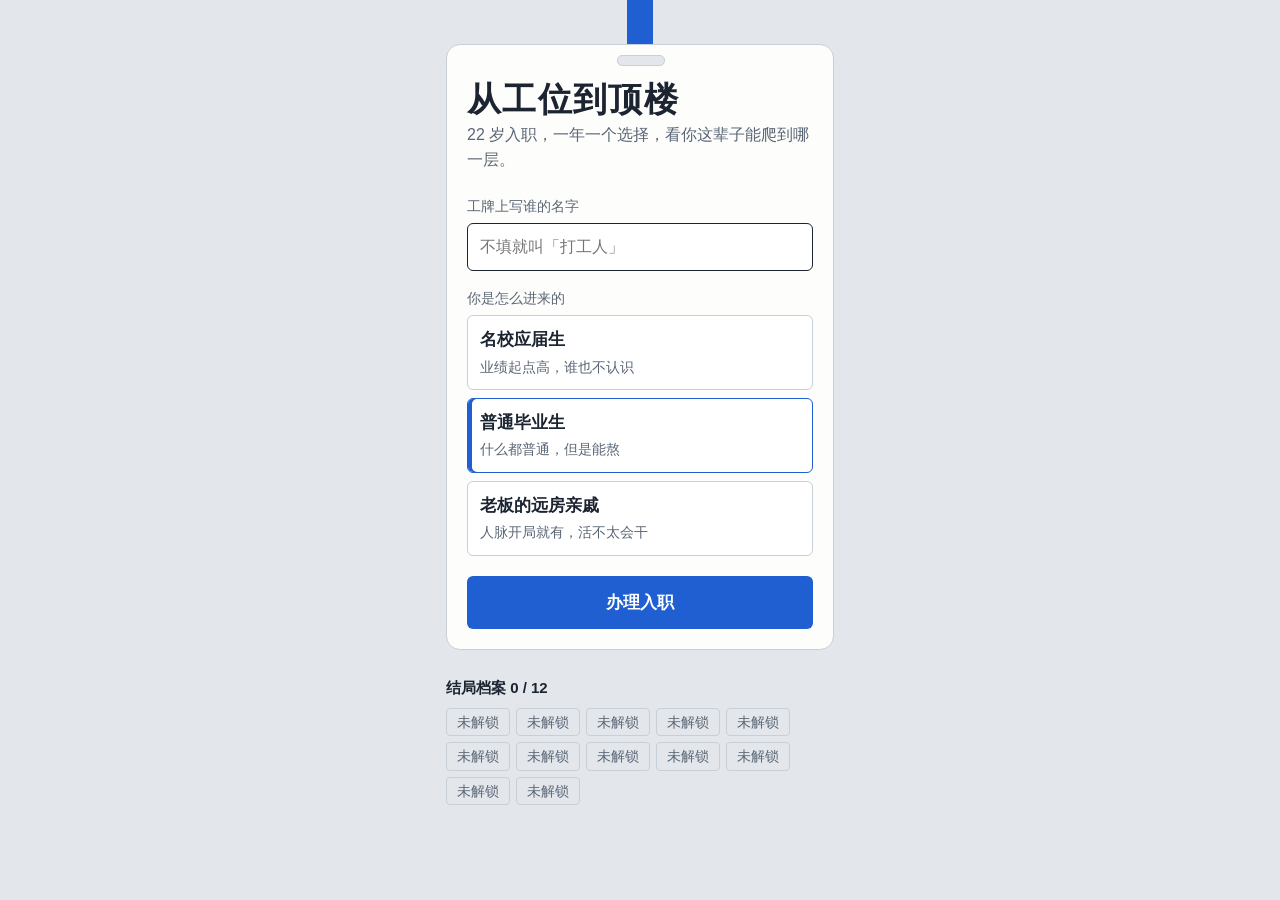
<file: index.html>
<!doctype html>
<html lang="zh-CN">
<head>
<meta charset="utf-8">
<meta name="viewport" content="width=device-width, initial-scale=1, viewport-fit=cover">
<title>从工位到顶楼</title>
<style>
:root {
    --carpet: #E3E7EB;
    --paper: #FDFDFB;
    --ink: #1B2430;
    --ink-soft: #5A6675;
    --line: #C7CFD8;
    --lanyard: #1F5FD1;
    --seal: #D32B26;
    --marker: #FFE94A;
    --sans: "PingFang SC", "HarmonyOS Sans SC", "MiSans", "Microsoft YaHei", sans-serif;
    --song: "Songti SC", "STSong", "SimSun", "Noto Serif CJK SC", serif;
    --fang: "STFangsong", "FangSong", "FangSong_GB2312", "Songti SC", serif;
}
* { box-sizing: border-box; }
html, body { margin: 0; }
body {
    background: var(--carpet);
    color: var(--ink);
    font-family: var(--sans);
    font-size: 16px;
    line-height: 1.6;
    -webkit-text-size-adjust: 100%;
}
button, input { font: inherit; color: inherit; }
button { cursor: pointer; }
button:focus-visible, input:focus-visible { outline: 3px solid var(--lanyard); outline-offset: 2px; }

.app {
    position: relative;
    max-width: 420px;
    min-height: 100vh;
    margin: 0 auto;
    padding: 0 16px 40px;
}
[hidden] { display: none !important; }

/* 工牌：挂绳从屏幕顶端垂下来，整局游戏都挂在上面 */
.lanyard {
    width: 26px;
    height: 44px;
    margin: 0 auto;
    background: var(--lanyard);
}
.badge {
    position: relative;
    background: var(--paper);
    border: 1px solid var(--line);
    border-radius: 14px;
    padding: 30px 20px 20px;
}
.badge::before {
    content: "";
    position: absolute;
    top: 10px;
    left: 50%;
    width: 46px;
    height: 9px;
    margin-left: -23px;
    border-radius: 5px;
    background: var(--carpet);
    border: 1px solid var(--line);
}

/* 开始页 */
.title {
    margin: 4px 0 2px;
    font-size: 34px;
    line-height: 1.2;
    font-weight: 700;
    letter-spacing: 0.04em;
}
.subtitle { margin: 0 0 22px; color: var(--ink-soft); }
.field-label { display: block; margin: 0 0 6px; font-size: 14px; color: var(--ink-soft); }
.name-input {
    width: 100%;
    padding: 10px 12px;
    border: 1.5px solid var(--ink);
    border-radius: 6px;
    background: #fff;
}
.origins { display: grid; gap: 8px; margin: 16px 0 20px; padding: 0; border: 0; }
.origins legend { padding: 0; margin: 0 0 6px; font-size: 14px; color: var(--ink-soft); }
.origin {
    display: block;
    width: 100%;
    padding: 10px 12px;
    text-align: left;
    background: #fff;
    border: 1.5px solid var(--line);
    border-radius: 6px;
}
.origin[aria-pressed="true"] { border-color: var(--lanyard); box-shadow: inset 4px 0 0 var(--lanyard); }
.origin b { display: block; font-size: 17px; }
.origin span { font-size: 14px; color: var(--ink-soft); }
.primary {
    width: 100%;
    padding: 13px 16px;
    border: 0;
    border-radius: 6px;
    background: var(--lanyard);
    color: #fff;
    font-size: 17px;
    font-weight: 600;
}
.secondary {
    width: 100%;
    padding: 12px 16px;
    border: 1.5px solid var(--ink);
    border-radius: 6px;
    background: transparent;
    font-size: 16px;
}
.archive { margin-top: 26px; }
.archive h2 { margin: 0 0 8px; font-size: 15px; font-weight: 600; }
.archive ul { display: flex; flex-wrap: wrap; gap: 6px; margin: 0; padding: 0; list-style: none; }
.archive li {
    padding: 2px 10px;
    border: 1px solid var(--line);
    border-radius: 4px;
    font-size: 14px;
    color: var(--ink-soft);
}
.archive li.seen { border-color: var(--seal); color: var(--seal); background: var(--paper); }

/* 游戏页 */
.badge.compact { padding: 26px 16px 14px; }
.who { display: flex; flex-wrap: wrap; align-items: baseline; justify-content: space-between; gap: 0 12px; }
.rank { font-size: 26px; font-weight: 700; line-height: 1.2; }
.rank span { white-space: nowrap; }
.age { font-size: 15px; color: var(--ink-soft); white-space: nowrap; }
.meters { display: grid; grid-template-columns: 1fr 1fr; gap: 8px 16px; margin: 12px 0 0; }
.meter { font-size: 13px; }
.meter-head { display: flex; justify-content: space-between; }
.meter-head b { font-weight: 600; font-variant-numeric: tabular-nums; }
.bar { height: 6px; margin-top: 2px; background: var(--carpet); border-radius: 3px; overflow: hidden; }
.bar i { display: block; height: 100%; background: var(--ink); transition: width 0.35s ease; }
.meter.low .bar i { background: var(--seal); }
.meter.low b { color: var(--seal); }

.notice {
    margin: 14px 0 0;
    padding: 10px 14px;
    border-left: 4px solid var(--seal);
    background: var(--paper);
    font-size: 15px;
}
.notice b { color: var(--seal); }

.memo {
    margin: 14px 0 0;
    background: var(--paper);
    border: 1px solid var(--line);
    border-radius: 6px;
}
.memo-from {
    padding: 8px 16px;
    border-bottom: 1px dashed var(--line);
    font-size: 13px;
    color: var(--ink-soft);
}
.memo-body { padding: 14px 16px 4px; font-size: 17px; }
.memo-body p { margin: 0 0 10px; }
.recall { color: var(--ink-soft); font-size: 15px; }
.choices { display: grid; gap: 8px; padding: 6px 16px 16px; }
.choice {
    display: grid;
    grid-template-columns: 30px 1fr;
    align-items: stretch;
    padding: 0;
    text-align: left;
    background: #fff;
    border: 1.5px solid var(--ink);
    border-radius: 6px;
    overflow: hidden;
}
.choice em {
    display: grid;
    place-items: center;
    background: var(--ink);
    color: #fff;
    font-style: normal;
    font-weight: 600;
}
.choice span { padding: 10px 12px; }
.choice:active { background: var(--marker); }
.picked { margin: 0 0 8px; font-size: 14px; color: var(--ink-soft); }
.deltas { display: flex; flex-wrap: wrap; gap: 6px; margin: 4px 0 12px; }
.delta {
    padding: 0 8px;
    background: var(--marker);
    font-size: 14px;
    font-weight: 600;
    font-variant-numeric: tabular-nums;
}
.delta.down { background: transparent; box-shadow: inset 0 0 0 1.5px var(--seal); color: var(--seal); }
.next { padding: 0 16px 16px; }

/* 结局页：红头文件 */
.doc {
    position: relative;
    margin-top: 20px;
    padding: 26px 22px 30px;
    background: var(--paper);
    border: 1px solid var(--line);
    font-family: var(--fang);
    font-size: 17px;
    line-height: 1.75;
}
.doc-org {
    margin: 0;
    color: var(--seal);
    font-family: var(--song);
    font-size: 24px;
    font-weight: 700;
    line-height: 1.3;
    text-align: center;
    letter-spacing: 0.03em;
    white-space: nowrap;
}
.doc .doc-no { margin: 10px 0 8px; text-align: center; font-size: 15px; }
.doc-rule { height: 0; margin: 0 0 18px; border: 0; border-top: 2.5px solid var(--seal); }
.doc-subject {
    margin: 0 0 14px;
    font-family: var(--song);
    font-size: 19px;
    font-weight: 700;
    line-height: 1.45;
    text-align: center;
}
.doc p { margin: 0 0 6px; text-indent: 2em; }
.doc .doc-org, .doc .doc-no, .doc .doc-foot { text-indent: 0; }
.doc ol { margin: 0 0 6px; padding: 0 0 0 2em; list-style: none; }
.verdict-title {
    margin: 14px 0 4px;
    font-family: var(--song);
    font-size: 46px;
    font-weight: 700;
    line-height: 1.2;
    text-align: center;
    letter-spacing: 0.1em;
}
.doc .verdict-line { margin: 0 0 16px; text-indent: 0; text-align: center; }
.sheet {
    display: grid;
    grid-template-columns: repeat(3, 1fr);
    margin: 0 0 18px;
    border-top: 1px solid var(--ink);
    border-left: 1px solid var(--ink);
    font-family: var(--sans);
}
.sheet div { padding: 5px 4px; border-right: 1px solid var(--ink); border-bottom: 1px solid var(--ink); text-align: center; }
.sheet dt, .sheet .k { display: block; font-size: 12px; color: var(--ink-soft); }
.sheet .v { display: block; font-size: 18px; font-weight: 700; font-variant-numeric: tabular-nums; }
.sign { position: relative; min-height: 112px; padding-top: 22px; text-align: right; }
.sign p { margin: 0; text-indent: 0; }
.seal {
    position: absolute;
    right: 6px;
    top: -18px;
    width: 128px;
    height: 128px;
    transform: rotate(-9deg);
    mix-blend-mode: multiply;
    opacity: 0.88;
    animation: stamp 0.28s cubic-bezier(0.2, 0.9, 0.3, 1.2) 0.5s both;
}
@keyframes stamp {
    from { opacity: 0; transform: rotate(-9deg) scale(2.3); }
    to { opacity: 0.88; transform: rotate(-9deg) scale(1); }
}
@media (prefers-reduced-motion: reduce) {
    .seal { animation: none; }
    .bar i { transition: none; }
}
.doc .doc-foot { margin: 14px 0 0; font-family: var(--sans); font-size: 12px; color: var(--ink-soft); text-align: center; }
.end-actions { display: grid; gap: 8px; margin-top: 16px; }
.hint { margin: 10px 0 0; font-size: 13px; color: var(--ink-soft); text-align: center; }
</style>
</head>
<body>
<main class="app">
    <section id="screen-start">
        <div class="lanyard"></div>
        <div class="badge">
            <h1 class="title">从工位到顶楼</h1>
            <p class="subtitle">22 岁入职，一年一个选择，看你这辈子能爬到哪一层。</p>
            <label class="field-label" for="name">工牌上写谁的名字</label>
            <input class="name-input" id="name" maxlength="8" placeholder="不填就叫「打工人」" autocomplete="off">
            <fieldset class="origins" id="origins"><legend>你是怎么进来的</legend></fieldset>
            <button class="primary" id="btn-start">办理入职</button>
        </div>
        <div class="archive">
            <h2 id="archive-head"></h2>
            <ul id="archive-list"></ul>
        </div>
    </section>

    <section id="screen-play" hidden>
        <div class="lanyard"></div>
        <div class="badge compact">
            <div class="who">
                <div class="rank" id="hud-rank"></div>
                <div class="age" id="hud-age"></div>
            </div>
            <div class="meters" id="hud-meters"></div>
        </div>
        <div id="notices"></div>
        <div class="memo" id="memo"></div>
    </section>

    <section id="screen-end" hidden>
        <article class="doc" id="doc"></article>
        <p class="hint">截图这张文件，发到群里</p>
        <div class="end-actions">
            <button class="primary" id="btn-again">重新入职</button>
            <button class="secondary" id="btn-copy">复制战报文字</button>
        </div>
    </section>
</main>

<script id="engine">
/*
 * 这一段是游戏内容和规则，不碰页面。想加事件，只改 EVENTS 数组就行。
 *
 * 一个事件：
 *   id      唯一名字
 *   tier    什么阶段会遇到：junior(实习生/专员) mid(主管/经理) senior(总监/副总裁)
 *           boss(老板) any(都会)
 *   from    消息是谁发来的
 *   text    事件正文
 *   mirror  (可选) 记下玩家这次怎么选，等当了高管遇到 recall 相同的事件时提醒 ta
 *   recall  (可选) 对应上面的 mirror
 *   choices 2~3 个选项，每个：
 *       label   选项文字
 *       text    选完的结果
 *       fx      数值变化：perf 业绩 / net 人脉 / hp 健康 / heart 良心 / money 存款(万)
 *       risk    (可选) { chance: 概率, text, fx, ending } 小概率换成另一个结果
 *       check   (可选) { stat, min, fail: { text, fx, ending } } 数值不够就走 fail
 *       ending  (可选) 直接进入某个结局
 */
const Game = (() => {
    const RANKS = ['实习生', '专员', '主管', '经理', '总监', '副总裁', '老板'];
    const SAVINGS = [1, 2, 5, 9, 18, 35, 80];
    const PROMOTE = [
        { perf: 18, net: 0 },
        { perf: 30, net: 14 },
        { perf: 42, net: 24 },
        { perf: 54, net: 34 },
        { perf: 70, net: 48 },
        { perf: 86, net: 60 },
    ];
    const MIN_YEARS_AT_RANK = 2;
    const START_AGE = 22;
    const LAST_AGE = 45;
    const BOSS_YEARS = 3;
    const SECRETARY_RANK = 4;
    const STAT_NAMES = { perf: '业绩', net: '人脉', hp: '健康', heart: '良心', money: '存款' };

    const ORIGINS = [
        {
            id: 'elite', name: '名校应届生', desc: '业绩起点高，谁也不认识',
            stats: { perf: 16, net: 6, hp: 80, heart: 70 },
        },
        {
            id: 'plain', name: '普通毕业生', desc: '什么都普通，但是能熬',
            stats: { perf: 9, net: 12, hp: 92, heart: 78 },
        },
        {
            id: 'nepo', name: '老板的远房亲戚', desc: '人脉开局就有，活不太会干',
            stats: { perf: 4, net: 30, hp: 82, heart: 60 },
        },
    ];

    const ENDINGS = {
        icu: { title: '福报战神', line: '你把一切都给了公司，包括住院押金。', seal: '因病离岗' },
        exposed: { title: '东窗事发', line: '你走过的每一条捷径，都有人留了截图。', seal: '予以辞退' },
        scapegoat: { title: '专业背锅', line: '事故报告上只有你一个人的名字。', seal: '予以辞退' },
        laid35: { title: '光荣毕业', line: '公司说这不叫裁员，叫向社会输送人才。', seal: '准予毕业' },
        dali: { title: '逃离工位', line: '民宿第二年就亏完了，但你再没失眠过。', seal: '准予离职' },
        boss_good: { title: '良心老板', line: '小周说，你是 ta 见过最不像老板的老板。', seal: '准予登顶' },
        boss_mid: { title: '人生巅峰', line: '你站在顶楼往下看，认不出哪个工位曾经是你的。', seal: '准予登顶' },
        boss_bad: { title: '活成了他', line: '你终于成了老板，也终于成了当年那个老板。', seal: '准予登顶' },
        retire_exec: { title: '高管离场', line: '差一步到顶楼。电梯到这层就不往上了。', seal: '考核通过' },
        retire_mid: { title: '中层钉子', line: '上面的下不来，下面的上不去，你在中间坐了二十年。', seal: '考核通过' },
        retire_low: { title: '万年专员', line: '你送走了五任老板，工位从没换过。', seal: '考核通过' },
        fish: { title: '摸鱼宗师', line: '工资没涨，头发没掉。很难说谁赢了。', seal: '考核通过' },
    };

    const EVENTS = [
        // ---------- 实习生 / 专员 ----------
        {
            id: 'j_weekend', tier: 'junior', from: '老板', mirror: 'weekend',
            text: '周五晚上 8 点，老板在群里 @你：「这个 PPT 周一早上要，辛苦一下。」',
            choices: [
                {
                    label: '收到，周末加班改',
                    text: '你改到周日凌晨。周一老板翻了两页，说先放着。',
                    fx: { perf: 8, hp: -8 },
                },
                {
                    label: '回复：周末有事，周一上午给',
                    text: '老板没说什么。周一上午你交了，没人发现区别。',
                    fx: { hp: 4, heart: 3, perf: -1 },
                    risk: { chance: 0.3, text: '老板回了个「好的。」带句号。', fx: { hp: 4, net: -6 } },
                },
                {
                    label: '已读不回，周一早到两小时赶出来',
                    text: '赶出来了，错了两个数。没人看到那两页。',
                    fx: { perf: 4, hp: -3 },
                },
            ],
        },
        {
            id: 'j_blame', tier: 'junior', from: '老板', mirror: 'blame',
            text: '项目上线出了事故。老板把你叫进会议室：「这次对外就说是你这边疏忽了，我心里有数。」',
            choices: [
                {
                    label: '认了',
                    text: '老板确实心里有数，季度奖多给了你两千。',
                    fx: { perf: -3, net: 10, heart: -3 },
                    risk: {
                        chance: 0.12,
                        text: '年底裁员需要理由，你的事故记录正好在第一页。',
                        ending: 'scapegoat',
                    },
                },
                {
                    label: '当场拿出聊天记录',
                    text: '事故记到了该记的人头上。老板从此叫你全名。',
                    fx: { perf: 4, net: -8, heart: 5 },
                },
                {
                    label: '私下谈条件：背可以，晋升名额给我',
                    text: '老板看了你很久，说：「你比我想的聪明。」',
                    fx: { perf: 7, net: 3, heart: -8 },
                },
            ],
        },
        {
            id: 'j_credit', tier: 'junior', from: '周会', mirror: 'credit',
            text: '你熬了三周做的方案，同事老吴在周会上讲得眉飞色舞，全程没提你的名字。',
            choices: [
                {
                    label: '当场补一句：这部分数据是我跑的',
                    text: '会议室安静了两秒。老板看了你一眼，记住了你。',
                    fx: { perf: 7, net: -4 },
                },
                {
                    label: '会后群发邮件，附上文件修改记录',
                    text: '功劳回来了。老吴再也没跟你一起吃过午饭。',
                    fx: { perf: 9, net: -8, heart: -2 },
                },
                {
                    label: '算了，下次再说',
                    text: '你失眠了两天。老吴当月评了优秀员工。',
                    fx: { perf: -3, hp: -3, heart: 2 },
                },
            ],
        },
        {
            id: 'j_toast', tier: 'junior', from: '团建饭局',
            text: '团建饭局上，老板举起杯子看向你：「年轻人，表示一下？」',
            choices: [
                {
                    label: '干了',
                    text: '你干了三杯。老板拍着你的肩说好样的，第二天不记得你叫什么。',
                    fx: { net: 6, hp: -8 },
                },
                {
                    label: '以茶代酒',
                    text: '气氛冷了一下，很快有人接过了话。',
                    fx: { hp: 2, heart: 2, net: -3 },
                },
                {
                    label: '不喝，但包揽倒酒、转桌、叫代驾',
                    text: '散场时每个人的代驾都是你叫的。行政说你靠谱。',
                    fx: { net: 7, hp: -3, perf: 1 },
                },
            ],
        },
        {
            id: 'j_script', tier: 'junior', from: '你自己',
            text: '你写了个小脚本，把每天要花两小时的报表活变成了点一下。',
            choices: [
                {
                    label: '告诉老板',
                    text: '老板很高兴，把另外两个人的报表也交给了你。',
                    fx: { perf: 10, hp: -5 },
                },
                {
                    label: '谁也不告诉',
                    text: '你每天多出两小时。你把它们用在了午睡上。',
                    fx: { hp: 9, heart: -1 },
                },
                {
                    label: '分享给全组',
                    text: '全组每天早走一小时。有人给你带了一个月的咖啡。',
                    fx: { net: 10, perf: 3 },
                },
            ],
        },
        {
            id: 'j_offer', tier: 'junior', from: '猎头',
            text: '隔壁公司想挖你，工资多三成，但要常驻外地。',
            choices: [
                {
                    label: '去',
                    text: '钱确实多了。你在出租屋里过了两个春节。',
                    fx: { money: 6, perf: 5, hp: -6, net: -5 },
                },
                {
                    label: '拿着 offer 找老板谈加薪',
                    text: '老板沉默了一会儿，给你涨了两成。',
                    fx: { money: 4, perf: 2 },
                    risk: {
                        chance: 0.4,
                        text: '老板说：「年轻人不要太看重钱。」然后把你移出了一个项目群。',
                        fx: { net: -8 },
                    },
                },
                {
                    label: '婉拒',
                    text: '猎头说以后常联系。后来确实常联系。',
                    fx: { net: 3, heart: 2 },
                },
            ],
        },
        {
            id: 'j_intern', tier: 'junior', from: '隔壁工位',
            text: '新来的实习生把你做了一周的表删了一半，站在你工位旁边快哭了。',
            choices: [
                {
                    label: '陪 ta 一起恢复到半夜',
                    text: '凌晨一点恢复完了。ta 给你鞠了个躬，你不知道该怎么接。',
                    fx: { heart: 6, hp: -5, net: 4 },
                },
                {
                    label: '上报老板',
                    text: '实习生没有转正。你的表延期了，但延期原因写的不是你。',
                    fx: { perf: 3, heart: -6 },
                },
                {
                    label: '自己重做，顺手教 ta 做备份',
                    text: 'ta 后来成了全组备份做得最勤的人。',
                    fx: { heart: 4, hp: -3, perf: 2 },
                },
            ],
        },
        {
            id: 'j_course', tier: 'junior', from: '人力资源部',
            text: '公司报销在职培训，课在每周六，一共半年。',
            choices: [
                {
                    label: '报名，认真上',
                    text: '半年没有周末。证书拿到了，简历多了一行。',
                    fx: { perf: 10, hp: -6 },
                },
                {
                    label: '不报，周六睡觉',
                    text: '你睡了二十六个懒觉，每一个都很值。',
                    fx: { hp: 9 },
                },
                {
                    label: '报名，让同事代签到',
                    text: '证书拿到了。你一节课也没听过。',
                    fx: { perf: 4, heart: -5 },
                    risk: {
                        chance: 0.3,
                        text: '教务抽查点名，通报发到了全公司邮箱。',
                        fx: { perf: -4, net: -6, heart: -5 },
                    },
                },
            ],
        },
        {
            id: 'j_gala', tier: 'junior', from: '行政部',
            text: '年会要求每个组出一个节目，没人报名。行政的目光落在了你身上。',
            choices: [
                {
                    label: '上台',
                    text: '你唱跑调了。全公司都认识你了。',
                    fx: { net: 9, hp: -2 },
                },
                {
                    label: '推给更新的新人',
                    text: '新人跳了一支舞，视频在公司群里传了一年。',
                    fx: { heart: -4, hp: 1 },
                },
                {
                    label: '报名当主持人',
                    text: '对词的时候，你和每一位高管都单独聊了五分钟。',
                    fx: { net: 12, hp: -4 },
                },
            ],
        },
        {
            id: 'j_checkup', tier: 'junior', from: '体检中心',
            text: '体检报告出来了，三项带箭头。医生的建议是规律作息。',
            choices: [
                {
                    label: '办健身卡，真的去',
                    text: '你去了，而且去了不止三次。',
                    fx: { hp: 12, perf: -3, money: -1 },
                },
                {
                    label: '买保温杯和枸杞',
                    text: '保温杯很好用，主要用来装冰美式。',
                    fx: { hp: 3 },
                },
                {
                    label: '下季度再说，先冲业绩',
                    text: '业绩冲上去了。下季度你没有再说。',
                    fx: { perf: 7, hp: -8 },
                },
            ],
        },
        {
            id: 'j_clockin', tier: 'junior', from: '行政部',
            text: '公司开始查考勤，迟到一分钟扣五十。你住在通勤一个半小时的地方。',
            choices: [
                {
                    label: '搬到公司旁边',
                    text: '房租翻倍。你每天多睡一小时，也多加一小时班。',
                    fx: { money: -4, hp: 4, perf: 5 },
                },
                {
                    label: '每天早起一小时',
                    text: '你学会了站着睡觉。',
                    fx: { hp: -6, perf: 2 },
                },
                {
                    label: '和管考勤的同事搞好关系',
                    text: '你的考勤记录从此很好看。',
                    fx: { net: 6, heart: -3 },
                },
            ],
        },
        {
            id: 'j_moments', tier: 'junior', from: '朋友圈',
            text: '老板凌晨一点发朋友圈：「奋斗的人最美。」配图是办公室的夜景。',
            choices: [
                {
                    label: '秒赞，评论「向老板学习」',
                    text: '老板回了你一个握手的表情。',
                    fx: { net: 5, heart: -2, hp: -1 },
                },
                {
                    label: '第二天当面说：老板注意身体',
                    text: '老板愣了一下，说很久没人跟他说这个了。',
                    fx: { net: 8, heart: 2 },
                },
                {
                    label: '屏蔽老板的朋友圈',
                    text: '世界清净了。你错过了老板后来的几条暗示。',
                    fx: { hp: 3, heart: 2, net: -3 },
                },
            ],
        },

        // ---------- 主管 / 经理 ----------
        {
            id: 'm_bottom', tier: 'mid', from: '人力资源部',
            text: '公司推行末位淘汰，你组里必须报一个「待改进」。',
            choices: [
                {
                    label: '报业绩最差的小李',
                    text: '小李三个月后走了。走之前把交接文档写得很细。',
                    fx: { perf: 4, heart: -6 },
                },
                {
                    label: '报自己',
                    text: '你的奖金没了。组里的人从此真把你当自己人。',
                    fx: { perf: -6, heart: 10, net: 8 },
                },
                {
                    label: '全组轮流当',
                    text: '大家心照不宣，谁也没走。',
                    fx: { net: 5, heart: 2 },
                    risk: { chance: 0.3, text: '人力发现了你的轮值表。', fx: { perf: -6, net: 2 } },
                },
            ],
        },
        {
            id: 'm_elevator', tier: 'mid', from: '电梯里',
            text: '电梯里只有你和老板的老板。他问：「最近忙什么呢？」你有三十秒。',
            choices: [
                {
                    label: '讲清楚手上项目的进展',
                    text: '他点了点头，出电梯前问了你的名字。',
                    fx: { perf: 5, net: 6 },
                },
                {
                    label: '说都是老板带得好',
                    text: '这句话当天就传回了你老板耳朵里。',
                    fx: { net: 9, heart: -2 },
                },
                {
                    label: '紧张，只说了句「挺好的」',
                    text: '电梯到了。你在工位上复盘了一下午。',
                    fx: { hp: -2 },
                },
            ],
        },
        {
            id: 'm_dump', tier: 'mid', from: '隔壁部门',
            text: '隔壁部门把一个没人想碰的烂摊子项目踢到了你组。',
            choices: [
                {
                    label: '接下来',
                    text: '你带着组里熬了三个月，居然做成了。',
                    fx: { perf: 11, hp: -10 },
                },
                {
                    label: '写邮件踢回去，抄送所有人',
                    text: '项目回去了。隔壁主管在茶水间不再跟你打招呼。',
                    fx: { perf: 2, net: -8 },
                },
                {
                    label: '请对方主管吃饭，一人一半',
                    text: '一顿火锅解决了三封邮件解决不了的事。',
                    fx: { perf: 5, net: 6, hp: -4, money: -1 },
                },
            ],
        },
        {
            id: 'm_house', tier: 'mid', from: '房东',
            text: '房东说下个月涨租。售楼处说你的首付还差二十万，「可以想办法」。',
            choices: [
                {
                    label: '掏空全家买房',
                    text: '你有家了。背上房贷以后，你再没提过离职。',
                    fx: { money: -30, perf: 6, hp: -5 },
                },
                {
                    label: '继续租',
                    text: '你搬了第六次家，打包越来越熟练。',
                    fx: { hp: 3, money: -2 },
                },
                {
                    label: '搬去更远更便宜的地方',
                    text: '每天通勤三小时。你在地铁上听完了四十本书。',
                    fx: { money: 4, hp: -6 },
                },
            ],
        },
        {
            id: 'm_poach', tier: 'mid', from: '猎头',
            text: '猎头来电：竞争对手开双倍薪水，条件是你带着客户名单过去。',
            choices: [
                {
                    label: '带着名单跳',
                    text: '钱翻倍了。老东家的人再没接过你的电话。',
                    fx: { money: 25, perf: 8, heart: -15, net: -10 },
                },
                {
                    label: '人过去，名单不带',
                    text: '对方有点失望，但还是要了你。',
                    fx: { money: 12, perf: 4, net: -4 },
                },
                {
                    label: '截图发给老板表忠心',
                    text: '老板很感动，口头表扬了你。',
                    fx: { net: 9, heart: -3 },
                },
            ],
        },
        {
            id: 'm_baijiu', tier: 'mid', from: '客户',
            text: '客户说：「这杯干了，合同明天签。」桌上是 52 度的白酒。',
            choices: [
                {
                    label: '干',
                    text: '合同签了。你在酒店卫生间的地上醒来。',
                    fx: { perf: 12, hp: -12 },
                },
                {
                    label: '不喝，方案再让两个点',
                    text: '客户笑了笑，签了。利润薄了点。',
                    fx: { perf: 5, money: -2, heart: 2 },
                },
                {
                    label: '让下属替你喝',
                    text: '合同签了。下属第二天请了病假。',
                    fx: { perf: 10, heart: -10, net: -3 },
                },
            ],
        },
        {
            id: 'm_overtime', tier: 'mid', from: '老板',
            text: '你组的加班时长连续三个月全公司倒数。老板找你聊「氛围」。',
            choices: [
                {
                    label: '要求全组九点以后再走',
                    text: '加班时长上去了。产出没变，离职率变了。',
                    fx: { perf: 6, heart: -8, hp: -5 },
                },
                {
                    label: '拿出产出数据：活都干完了',
                    text: '老板看完数据，没再提这件事。',
                    fx: { perf: 5, heart: 4, net: -3 },
                    risk: {
                        chance: 0.3,
                        text: '老板说：「数据不代表态度。」',
                        fx: { heart: 4, net: -9 },
                    },
                },
                {
                    label: '让大家下班别关电脑，挂着在线',
                    text: '你组的在线时长成了全公司第一。',
                    fx: { net: 4, heart: -3 },
                },
            ],
        },
        {
            id: 'm_hospital', tier: 'mid', from: '家里',
            text: '家里人住院了，偏偏和你负责的项目上线是同一周。',
            choices: [
                {
                    label: '请假去医院',
                    text: '项目延了一周。你在病床边坐了五天。',
                    fx: { heart: 8, perf: -7, hp: 2 },
                },
                {
                    label: '白天医院，晚上公司',
                    text: '两边都撑下来了。你一周瘦了八斤。',
                    fx: { perf: 3, hp: -14, heart: 3 },
                },
                {
                    label: '让下属盯上线，出事算你的',
                    text: '上线很顺利。下属说这是 ta 第一次被这样信任。',
                    fx: { heart: 5, net: 4 },
                    risk: { chance: 0.25, text: '上线出了事故。你说过出事算你的。', fx: { perf: -9, heart: 5 } },
                },
            ],
        },
        {
            id: 'm_options', tier: 'mid', from: '全员信',
            text: '公司宣布今年不涨薪，改发期权：「上市了，大家都财务自由。」',
            choices: [
                {
                    label: '信了，接着拼',
                    text: '期权协议你后来在抽屉里见过一次。',
                    fx: { perf: 8, hp: -5 },
                    risk: { chance: 0.2, text: '公司真的上市了。你去看了一眼账户，又看了一眼。', fx: { perf: 8, money: 50 } },
                },
                {
                    label: '要求折成现金',
                    text: '折了，打了个很低的折。老板觉得你没有格局。',
                    fx: { money: 5, net: -6 },
                },
                {
                    label: '开始悄悄面试',
                    text: '你面了四家。知道了自己在市场上值多少。',
                    fx: { perf: -3, net: 4, hp: -2 },
                },
            ],
        },
        {
            id: 'm_oldfoe', tier: 'mid', from: '微信',
            text: '一个当年坑过你的前同事被优化了，发消息问你组里缺不缺人。',
            choices: [
                {
                    label: '帮 ta 内推',
                    text: 'ta 入职那天请你吃了饭，一直在说对不起。',
                    fx: { heart: 8, net: 5, perf: -2 },
                },
                {
                    label: '已读不回',
                    text: '消息一直停在那儿。',
                    fx: { heart: -3 },
                },
                {
                    label: '回一句「我帮你问问」，然后不问',
                    text: 'ta 等了你两个星期。',
                    fx: { heart: -6 },
                },
            ],
        },

        // ---------- 总监 / 副总裁：你有秘书了 ----------
        {
            id: 's_weekend', tier: 'senior', from: '大客户', recall: 'weekend',
            text: '周五晚上 8 点，大客户临时要改方案，周一早上要。秘书小周正在收拾包，说今晚有朋友从外地来。',
            choices: [
                {
                    label: '在群里 @小周：「辛苦一下」',
                    text: '小周回了「收到」。周一你翻了两页，说先放着。',
                    fx: { perf: 8, heart: -10 },
                },
                {
                    label: '让小周走，自己改',
                    text: '你改到周日凌晨。手生了，但还会。',
                    fx: { perf: 5, hp: -10, heart: 8 },
                },
                {
                    label: '跟客户说周三给',
                    text: '客户不太高兴。周三的版本比周一能给的好得多。',
                    fx: { perf: -4, net: -4, heart: 6, hp: 2 },
                },
            ],
        },
        {
            id: 's_blame', tier: 'senior', from: '集团', recall: 'blame',
            text: '你拍板的项目出了事故，集团要追责。小周当时书面提醒过你风险，邮件还在。',
            choices: [
                {
                    label: '找小周：「对外就说流程疏忽，我心里有数」',
                    text: '小周看着你，说：「好的。」',
                    fx: { perf: 3, heart: -15, net: -3 },
                },
                {
                    label: '自己担',
                    text: '你的年终奖没了。整个事业部都知道了这件事。',
                    fx: { perf: -9, heart: 10, net: 9 },
                },
                {
                    label: '说成是供应商的问题',
                    text: '供应商换了一家。事情过去了。',
                    fx: { heart: -7, net: -4 },
                    risk: { chance: 0.3, text: '供应商拿出了完整的往来邮件。', fx: { perf: -10, heart: -7, net: -8 } },
                },
            ],
        },
        {
            id: 's_credit', tier: 'senior', from: '董事长', recall: 'credit',
            text: '小周熬了三周做的分析，帮你拿下了年度最大的单。董事长在大会上问：「这是谁的思路？」',
            choices: [
                {
                    label: '「团队的努力，主要是我带着做的」',
                    text: '掌声很响。小周在最后一排跟着鼓掌。',
                    fx: { perf: 10, heart: -10 },
                },
                {
                    label: '请小周上台讲',
                    text: '小周讲得比你好。董事长记住了两个名字。',
                    fx: { perf: 3, heart: 10, net: 6 },
                },
                {
                    label: '说「是小周做的」，但话筒没递过去',
                    text: '你替 ta 讲完了。讲得不如 ta。',
                    fx: { perf: 5, heart: -2 },
                },
            ],
        },
        {
            id: 's_layoff', tier: 'senior', from: '集团',
            text: '集团要求你的事业部「优化」15%。名单由你定，下周一交。',
            choices: [
                {
                    label: '按绩效排名一刀切',
                    text: '名单交了。走廊里再没人跟你对视。',
                    fx: { perf: 6, heart: -8 },
                },
                {
                    label: '自己降薪、砍预算，少裁一半',
                    text: '你少拿了很多钱。留下来的人里有人哭了。',
                    fx: { perf: -4, heart: 10, money: -20, net: 5 },
                },
                {
                    label: '先裁 35 岁以上的',
                    text: '名单上的人，很多比你小。',
                    fx: { perf: 8, heart: -15 },
                },
            ],
        },
        {
            id: 's_resign', tier: 'senior', from: '小周',
            text: '小周递来一封辞职信：想回老家考公务员。',
            choices: [
                {
                    label: '加薪挽留',
                    text: '小周留下了。ta 说其实只是想听你说一句别走。',
                    fx: { money: -5, net: 4, heart: 3 },
                },
                {
                    label: '不留，写一封很长的推荐信',
                    text: '信你写了一晚上。新来的秘书也姓周。',
                    fx: { heart: 8, perf: -2 },
                },
                {
                    label: '「现在的年轻人吃不了苦」',
                    text: '小周没有接话。新来的秘书也姓周。',
                    fx: { heart: -8 },
                },
            ],
        },
        {
            id: 's_sides', tier: 'senior', from: '董事会',
            text: '董事长和总裁闹翻了，两边都约你吃饭，是同一个晚上。',
            choices: [
                {
                    label: '去董事长那边',
                    text: '你押对了。',
                    fx: { perf: 8, net: 12 },
                    risk: { chance: 0.5, text: '你押错了。', fx: { perf: -12, net: -8 } },
                },
                {
                    label: '去总裁那边',
                    text: '你押对了。',
                    fx: { perf: 8, net: 12 },
                    risk: { chance: 0.5, text: '你押错了。', fx: { perf: -12, net: -8 } },
                },
                {
                    label: '称病，都不去',
                    text: '两边都没得罪，两边也都没把你当自己人。',
                    fx: { hp: 3, net: -5 },
                },
            ],
        },
        {
            id: 's_faint', tier: 'senior', from: '小周',
            text: '你在会议室里晕了一下。小周悄悄把你下午的会都推了，递来一杯温水和一张体检预约单。',
            choices: [
                {
                    label: '去体检，休两周假',
                    text: '公司没有你也转得很好。这让你有点失落，也松了口气。',
                    fx: { hp: 18, perf: -6 },
                },
                {
                    label: '把会加回来',
                    text: '你开完了所有的会。预约单过期了。',
                    fx: { perf: 5, hp: -12, heart: -2 },
                },
                {
                    label: '去体检，路上开电话会',
                    text: '抽血的时候你在静音和取消静音之间切了四次。',
                    fx: { hp: 6, perf: 1 },
                },
            ],
        },
        {
            id: 's_ip', tier: 'senior', from: '市场部',
            text: '市场部劝你做个人账号，拍短视频讲「我是怎么从实习生做到高管的」。',
            choices: [
                {
                    label: '拍',
                    text: '第三条火了。评论区最高赞是：「所以你也让下属周末加班吗？」',
                    fx: { net: 12, perf: 3, hp: -3, heart: -2 },
                },
                {
                    label: '不拍',
                    text: '市场部找了另一位副总。他现在有八十万粉丝。',
                    fx: { hp: 2 },
                },
                {
                    label: '让小周代运营，稿子也 ta 写',
                    text: '账号做起来了。金句都是小周写的。',
                    fx: { net: 10, heart: -6 },
                },
            ],
        },
        {
            id: 's_card', tier: 'senior', from: '供应商',
            text: '供应商在饭后塞来一张卡：「一点心意，大家都这样。」',
            choices: [
                {
                    label: '收下',
                    text: '卡里的数字比你想的大。',
                    fx: { money: 50, heart: -20 },
                    risk: { chance: 0.3, text: '供应商出事了，账本上有你的名字。', ending: 'exposed' },
                },
                {
                    label: '退回，换一家供应商',
                    text: '新供应商贵了一成。采购部对你有意见。',
                    fx: { heart: 8, net: -5 },
                },
                {
                    label: '退回，合同照签',
                    text: '对方有点尴尬。合作倒是一直很顺。',
                    fx: { heart: 4, perf: 2 },
                },
            ],
        },

        // ---------- 老板：最后三年 ----------
        {
            id: 'b_996', tier: 'boss', from: '人力资源部',
            text: '人力把新的工时制度草案放在你桌上：早九晚九，一周六天。小周在旁边等你签字。',
            choices: [
                {
                    label: '签',
                    text: '你签了。小周把文件收走的时候，看了你一眼。',
                    fx: { perf: 8, heart: -15 },
                },
                {
                    label: '退回去',
                    text: '你在草案上写了三个字：不需要。',
                    fx: { heart: 12, perf: -3 },
                },
                {
                    label: '不写进制度，但提倡「自愿」',
                    text: '没有人被要求加班。也没有人敢第一个走。',
                    fx: { perf: 5, heart: -9 },
                },
            ],
        },
        {
            id: 'b_toast', tier: 'boss', from: '年会',
            text: '年会上，一个实习生来敬酒，端杯子的手在抖。',
            choices: [
                {
                    label: '「年轻人，表示一下？」',
                    text: 'ta 干了三杯。你想不起来 ta 叫什么。',
                    fx: { heart: -10 },
                },
                {
                    label: '「随意，喝茶也行」',
                    text: 'ta 明显松了口气。',
                    fx: { heart: 8 },
                },
                {
                    label: '把自己的酒换成茶',
                    text: '你换了，全场跟着换了。那年的年会没有人吐。',
                    fx: { heart: 11, net: 4 },
                },
            ],
        },
        {
            id: 'b_zhou', tier: 'boss', from: '小周',
            text: '小周跟了你很多年，想出去独立带一个事业部。那意味着你要重新适应一个新秘书。',
            choices: [
                {
                    label: '放 ta 走',
                    text: '小周的事业部第二年就盈利了。',
                    fx: { heart: 12 },
                },
                {
                    label: '「再等两年」',
                    text: '小周说好。两年后你又说了一遍。',
                    fx: { heart: -9 },
                },
                {
                    label: '放 ta 走，再给一笔股份',
                    text: '小周说，当年那个周五，ta 没有白加班。',
                    fx: { heart: 15, money: -50 },
                },
            ],
        },
        {
            id: 'b_cash', tier: 'boss', from: '财务部',
            text: '公司现金流紧张。财务给了三条路：拖欠供应商、裁员，或者你把自己的房子抵押出去。',
            choices: [
                {
                    label: '拖欠供应商',
                    text: '供应商的老板在你楼下等了三天。',
                    fx: { heart: -12 },
                },
                {
                    label: '裁员',
                    text: '走的人里，有当年跟你一起入职的。',
                    fx: { heart: -10 },
                },
                {
                    label: '抵押自己的房子',
                    text: '公司撑过去了。你没告诉任何人这件事。',
                    fx: { heart: 11, money: -100 },
                },
            ],
        },
        {
            id: 'b_speech', tier: 'boss', from: '母校',
            text: '母校请你回去给毕业生讲话，题目是「我的成功经验」。',
            choices: [
                {
                    label: '讲奋斗：我当年每天只睡四小时',
                    text: '台下掌声热烈。有个学生记了满满一页。',
                    fx: { net: 6, heart: -8 },
                },
                {
                    label: '讲运气：我只是没在半路倒下',
                    text: '台下有点安静。散场后有几个人留下来找你。',
                    fx: { heart: 9 },
                },
                {
                    label: '让小周写稿，照着念',
                    text: '稿子写得很好。你念到一半才发现写的不是你。',
                    fx: { heart: -4, net: 3 },
                },
            ],
        },

        // ---------- 什么阶段都会遇到 ----------
        {
            id: 'a_reunion', tier: 'any', from: '同学群',
            text: '老同学聚会。混得最好的那个抢着买了单，混得最差的那个没来。',
            choices: [
                {
                    label: '去，加了一圈微信',
                    text: '回来以后，三个人找你办事，一个人找你借钱。',
                    fx: { net: 6, hp: -2 },
                },
                {
                    label: '不去',
                    text: '你在家看了一晚上群里的合照。',
                    fx: { hp: 3 },
                },
                {
                    label: '去了，全程在回工作消息',
                    text: '菜没吃几口。同学说你现在是大忙人了。',
                    fx: { perf: 3, net: -2 },
                },
            ],
        },
        {
            id: 'a_subway', tier: 'any', from: '地铁',
            text: '连续加班第二十天，你在地铁上睡过了站，醒来时已经到了终点站。',
            choices: [
                {
                    label: '第二天请年假',
                    text: '你睡了整整两天。',
                    fx: { hp: 12, perf: -4 },
                },
                {
                    label: '买杯咖啡，坐回去继续干',
                    text: '活干完了。你的手开始会自己抖。',
                    fx: { perf: 6, hp: -10 },
                },
                {
                    label: '在终点站吃碗面再回去',
                    text: '那碗面你记了很多年。',
                    fx: { hp: 4, heart: 3 },
                },
            ],
        },
        {
            id: 'a_startup', tier: 'any', from: '老朋友',
            text: '一个朋友拉你合伙创业：「现在不出来，这辈子就这样了。」',
            choices: [
                {
                    label: '投点钱，业余时间参与',
                    text: '项目撑了一年半。钱没回来，朋友还在。',
                    fx: { money: -12, hp: -8 },
                    risk: { chance: 0.2, text: '项目被收购了。你的那点钱翻了很多倍。', fx: { money: 60, hp: -8 } },
                },
                {
                    label: '拒绝',
                    text: '朋友说理解。后来你们联系少了。',
                    fx: { net: -2 },
                },
                {
                    label: '不创业，也不干了，去大理开民宿',
                    text: '你交了辞职信，当晚就订了机票。',
                    ending: 'dali',
                },
            ],
        },
        {
            id: 'a_invest', tier: 'any', from: '理财经理',
            text: '理财经理说有个年化 12% 的产品，「你们领导都买了」。',
            choices: [
                {
                    label: '把存款都放进去',
                    text: '真的拿到了 12%。你开始相信理财经理。',
                    fx: { money: 25 },
                    risk: { chance: 0.5, text: '产品暴雷了。理财经理的电话再也打不通。', fx: { money: -35, hp: -5 } },
                },
                {
                    label: '不买',
                    text: '你把钱留在了活期里。',
                    fx: {},
                },
                {
                    label: '买一点试试',
                    text: '赚了点小钱。',
                    fx: { money: 4 },
                    risk: { chance: 0.5, text: '亏了点小钱，当交学费。', fx: { money: -6 } },
                },
            ],
        },
        {
            id: 'a_redpacket', tier: 'any', from: '工作群',
            text: '半夜两点，工作群里有人发了个红包。是老板。',
            choices: [
                {
                    label: '秒抢，回复「谢谢老板」',
                    text: '抢到三块二。老板知道了你半夜两点也在线。',
                    fx: { net: 3, hp: -2 },
                },
                {
                    label: '假装睡了',
                    text: '你确实该睡了。',
                    fx: { hp: 2 },
                },
                {
                    label: '抢到手气最佳，再发一个更大的',
                    text: '群里热闹了十分钟。老板给你点了个赞。',
                    fx: { net: 8, money: -1, hp: -2 },
                },
            ],
        },
        {
            id: 'a_mom', tier: 'any', from: '妈妈',
            text: '你妈打来电话：「隔壁小王都当上领导了。你最近吃得好不好？」',
            choices: [
                {
                    label: '「嗯嗯，在忙，回头说」',
                    text: '电话挂了。回头你没有说。',
                    fx: { heart: -3, perf: 1 },
                },
                {
                    label: '回家待一个周末',
                    text: '你妈做了一桌子菜，一句没提小王。',
                    fx: { hp: 6, heart: 5, perf: -2 },
                },
                {
                    label: '给家里转一笔钱',
                    text: '你妈没收，退回来了，还多转了两千。',
                    fx: { heart: 3, money: 0 },
                },
            ],
        },

        // ---------- 35 岁那年，固定出现 ----------
        {
            id: 'x_35_low', tier: 'special', from: '人力资源部',
            text: '35 岁生日那天，人力约你下午三点「聊聊」。会议室的桌上放着一盒纸巾。',
            choices: [
                {
                    label: '签字，拿赔偿走人',
                    text: '你抱着纸箱走出大楼，保安帮你按了电梯。',
                    ending: 'laid35',
                },
                {
                    label: '去找老板求情',
                    text: '老板把你的名字划掉了，换上了另一个人。',
                    fx: { heart: -5, net: -5 },
                    check: {
                        stat: 'net', min: 30,
                        fail: { text: '老板的秘书说他这周都不在。', ending: 'laid35' },
                    },
                },
                {
                    label: '当场表示愿意降薪转岗',
                    text: '你留下来了。新工位在厕所旁边。',
                    fx: { perf: -5, hp: -5, money: -8 },
                },
            ],
        },
        {
            id: 'x_35_high', tier: 'special', from: '人力资源部',
            text: '35 岁生日那天，人力给你一份名单：你手下要走一个 35 岁以上的。和你同岁的老陈排在第一个。',
            choices: [
                {
                    label: '签字',
                    text: '老陈走的那天，在你的工位上放了一盆绿萝。',
                    fx: { perf: 4, heart: -10 },
                },
                {
                    label: '换成绩效垫底的年轻人',
                    text: '年轻人走了。老陈不知道自己上过名单。',
                    fx: { heart: -4, net: -3 },
                },
                {
                    label: '去找老板把这个名额争掉',
                    text: '名额取消了。你用掉了攒了很多年的面子。',
                    fx: { heart: 10, net: -6 },
                    check: {
                        stat: 'net', min: 45,
                        fail: {
                            text: '名额没争掉。你的档案里多了一句：「管理者不够坚决」。',
                            fx: { perf: -8, heart: 5 },
                        },
                    },
                },
            ],
        },
    ];

    const clamp = (v) => Math.max(0, Math.min(100, v));
    const tierOf = (rank) => (rank <= 1 ? 'junior' : rank <= 3 ? 'mid' : rank <= 5 ? 'senior' : 'boss');
    const pick = (list, rng) => list[Math.floor(rng() * list.length)];

    const newGame = (originId, name, rng = Math.random) => {
        const origin = ORIGINS.find((o) => o.id === originId) || ORIGINS[1];
        const state = {
            rng,
            name: name || '打工人',
            origin,
            age: START_AGE,
            rank: 0,
            topRank: 0,
            yearsAtRank: 0,
            bossYears: 0,
            stats: { ...origin.stats },
            money: 0,
            used: new Set(),
            memory: {},
            log: [],
            notices: [],
            event: null,
            outcome: null,
            ending: null,
        };
        state.event = nextEvent(state);
        return state;
    };

    const nextEvent = (state) => {
        const { rng, used } = state;
        const fresh = (tier) => EVENTS.filter((e) => e.tier === tier && !used.has(e.id));
        const take = (ev) => {
            used.add(ev.id);
            return ev;
        };
        if (state.age === 35 && state.rank < 6 && !state.memory.crisis35) {
            state.memory.crisis35 = true;
            return take(EVENTS.find((e) => e.id === (state.rank <= 2 ? 'x_35_low' : 'x_35_high')));
        }
        const tier = tierOf(state.rank);
        let pool = fresh(tier);
        const anyPool = fresh('any');
        if (tier !== 'boss' && anyPool.length && (rng() < 0.2 || !pool.length)) {
            return take(pick(anyPool, rng));
        }
        if (!pool.length) {
            EVENTS.filter((e) => e.tier === tier).forEach((e) => used.delete(e.id));
            pool = fresh(tier);
        }
        // 早年的三件事和当高管后的三件事是一对，优先让它们出现
        const paired = pool.filter((e) => e.mirror || (e.recall && state.memory[e.recall]));
        if (paired.length && rng() < 0.6) {
            return take(pick(paired, rng));
        }
        return take(pick(pool, rng));
    };

    const recallLine = (state) => {
        const ev = state.event;
        const past = ev && ev.recall && state.memory[ev.recall];
        return past ? `你想起 ${past.age} 岁那年，你选的是「${past.label}」。` : '';
    };

    const choose = (state, index) => {
        const ev = state.event;
        const choice = ev.choices[index];
        let result = { text: choice.text, fx: choice.fx, ending: choice.ending };
        if (choice.check && state.stats[choice.check.stat] < choice.check.min) {
            result = choice.check.fail;
        } else if (choice.risk && state.rng() < choice.risk.chance) {
            result = choice.risk;
        }
        const deltas = [];
        Object.entries(result.fx || {}).forEach(([key, change]) => {
            if (!change) {
                return;
            }
            if (key === 'money') {
                state.money += change;
            } else {
                state.stats[key] = clamp(state.stats[key] + change);
            }
            deltas.push({ key, name: STAT_NAMES[key], change });
        });
        if (ev.mirror) {
            state.memory[ev.mirror] = { age: state.age, label: choice.label };
        }
        state.outcome = { label: choice.label, text: result.text, deltas, ending: result.ending };
        return state.outcome;
    };

    const finish = (state, endingId) => {
        const s = state.stats;
        const wealth = Math.max(0, Math.min(300, state.money)) / 30;
        const score = Math.round(state.topRank * 11 + s.hp * 0.12 + s.heart * 0.12 + wealth);
        state.ending = { id: endingId, ...ENDINGS[endingId], score: Math.min(100, score) };
        state.event = null;
        return state.ending;
    };

    // 过完这一年：结算、涨一岁、看能不能升职、看人生是否到此为止
    const advance = (state) => {
        const s = state.stats;
        const pending = state.outcome && state.outcome.ending;
        state.outcome = null;
        state.notices = [];
        if (pending) {
            return finish(state, pending);
        }
        if (s.hp <= 0) {
            return finish(state, 'icu');
        }
        if (s.heart <= 0) {
            return finish(state, 'exposed');
        }
        if (state.rank === 6) {
            state.bossYears += 1;
            if (state.bossYears >= BOSS_YEARS) {
                return finish(state, s.heart >= 60 ? 'boss_good' : s.heart < 30 ? 'boss_bad' : 'boss_mid');
            }
        }
        state.money += SAVINGS[state.rank];
        state.age += 1;
        state.yearsAtRank += 1;
        // 熬年头也算资历：不然乱选的玩家几乎见不到秘书，游戏后半段白做了
        s.perf = clamp(s.perf + 1);
        s.net = clamp(s.net + 1);
        if (state.age >= 30) {
            s.hp = clamp(s.hp - (state.age >= 38 ? 3 : 2));
            if (s.hp <= 0) {
                return finish(state, 'icu');
            }
        }
        const bar = PROMOTE[state.rank];
        if (bar && state.yearsAtRank >= MIN_YEARS_AT_RANK && s.perf >= bar.perf && s.net >= bar.net) {
            state.rank += 1;
            state.topRank = state.rank;
            state.yearsAtRank = 0;
            state.log.push(`${state.age} 岁，升任${RANKS[state.rank]}`);
            state.notices.push(`<b>晋升通知</b>　你升任${RANKS[state.rank]}了。`);
            if (state.rank === SECRETARY_RANK) {
                state.notices.push('<b>人事通知</b>　公司给你配了一位秘书：小周。');
            }
            if (state.rank === 6) {
                state.notices.push('顶楼的办公室是你的了。接下来三年，轮到你做决定。');
            }
        }
        if (state.age > LAST_AGE && state.rank < 6) {
            if (state.rank >= 4) {
                return finish(state, 'retire_exec');
            }
            if (state.rank >= 2) {
                return finish(state, 'retire_mid');
            }
            return finish(state, s.hp >= 60 ? 'fish' : 'retire_low');
        }
        state.event = nextEvent(state);
        return null;
    };

    return { RANKS, ORIGINS, ENDINGS, EVENTS, STAT_NAMES, PROMOTE, newGame, choose, advance, recallLine };
})();
</script>

<script>
(() => {
    const $ = (id) => document.getElementById(id);
    const esc = (text) => String(text).replace(/[&<>"']/g, (c) => `&#${c.charCodeAt(0)};`);
    const STORE_KEY = 'gongwei-to-dinglou.v1';

    const loadSave = () => {
        try {
            return { name: '', runs: 0, seen: [], ...JSON.parse(localStorage.getItem(STORE_KEY) || '{}') };
        } catch (err) {
            return { name: '', runs: 0, seen: [] };
        }
    };
    const writeSave = (save) => {
        try {
            localStorage.setItem(STORE_KEY, JSON.stringify(save));
        } catch (err) {
            // 无痕模式存不了，游戏照常玩，只是不记图鉴
        }
    };

    let save = loadSave();
    let originId = 'plain';
    let state = null;

    const show = (screen) => {
        ['start', 'play', 'end'].forEach((name) => {
            $(`screen-${name}`).hidden = name !== screen;
        });
        window.scrollTo(0, 0);
    };

    const renderStart = () => {
        $('name').value = save.name;
        $('origins').querySelectorAll('.origin').forEach((el) => el.remove());
        Game.ORIGINS.forEach((origin) => {
            const btn = document.createElement('button');
            btn.type = 'button';
            btn.className = 'origin';
            btn.setAttribute('aria-pressed', String(origin.id === originId));
            btn.innerHTML = `<b>${origin.name}</b><span>${origin.desc}</span>`;
            btn.addEventListener('click', () => {
                originId = origin.id;
                renderStart();
            });
            $('origins').appendChild(btn);
        });
        const ids = Object.keys(Game.ENDINGS);
        $('archive-head').textContent = `结局档案 ${save.seen.length} / ${ids.length}`;
        $('archive-list').innerHTML = ids
            .map((id) => (save.seen.includes(id)
                ? `<li class="seen">${Game.ENDINGS[id].title}</li>`
                : '<li>未解锁</li>'))
            .join('');
        show('start');
    };

    const renderHud = () => {
        $('hud-rank').innerHTML = `${esc(state.name)}　<span>${Game.RANKS[state.rank]}</span>`;
        $('hud-age').textContent = `${state.age} 岁　存款 ${state.money} 万`;
        $('hud-meters').innerHTML = ['perf', 'net', 'hp', 'heart']
            .map((key) => {
                const value = state.stats[key];
                const low = (key === 'hp' || key === 'heart') && value <= 25;
                return `<div class="meter${low ? ' low' : ''}">
                    <div class="meter-head"><span>${Game.STAT_NAMES[key]}</span><b>${value}</b></div>
                    <div class="bar"><i style="width:${value}%"></i></div>
                </div>`;
            })
            .join('');
    };

    const renderEvent = () => {
        renderHud();
        $('notices').innerHTML = state.notices.map((n) => `<p class="notice">${n}</p>`).join('');
        const ev = state.event;
        const recall = Game.recallLine(state);
        $('memo').innerHTML = `
            <div class="memo-from">来自：${ev.from}</div>
            <div class="memo-body">
                <p>${ev.text}</p>
                ${recall ? `<p class="recall">${recall}</p>` : ''}
            </div>
            <div class="choices">
                ${ev.choices.map((c, i) => `
                    <button class="choice" data-index="${i}">
                        <em>${'ABC'[i]}</em><span>${c.label}</span>
                    </button>`).join('')}
            </div>`;
        $('memo').querySelectorAll('.choice').forEach((btn) => {
            btn.addEventListener('click', () => renderOutcome(Number(btn.dataset.index)));
        });
        show('play');
    };

    const renderOutcome = (index) => {
        const outcome = Game.choose(state, index);
        renderHud();
        $('notices').innerHTML = '';
        const deltas = outcome.deltas
            .map((d) => {
                const sign = d.change > 0 ? '+' : '−';
                const unit = d.key === 'money' ? ' 万' : '';
                return `<span class="delta${d.change < 0 ? ' down' : ''}">${d.name} ${sign}${Math.abs(d.change)}${unit}</span>`;
            })
            .join('');
        $('memo').innerHTML = `
            <div class="memo-from">来自：${state.event.from}</div>
            <div class="memo-body">
                <p class="picked">你选了：${outcome.label}</p>
                <p>${outcome.text}</p>
                <div class="deltas">${deltas}</div>
            </div>
            <div class="next"><button class="primary" id="btn-next">${outcome.ending ? '看考核结果' : '过完这一年'}</button></div>`;
        $('btn-next').addEventListener('click', step);
        $('btn-next').focus({ preventScroll: true });
    };

    const step = () => {
        const ending = Game.advance(state);
        if (ending) {
            renderEnd();
        } else {
            renderEvent();
        }
    };

    const sealSvg = (text) => `
        <svg class="seal" viewBox="0 0 128 128" aria-hidden="true">
            <defs><path id="seal-arc" d="M 20 64 A 44 44 0 1 1 108 64"/></defs>
            <circle cx="64" cy="64" r="59" fill="none" stroke="#D32B26" stroke-width="4"/>
            <text font-size="13.5" font-weight="700" fill="#D32B26" letter-spacing="2.5"
                font-family="Songti SC, STSong, SimSun, serif">
                <textPath href="#seal-arc" startOffset="50%" text-anchor="middle">打工人生考核委员会</textPath>
            </text>
            <path fill="#D32B26" d="M64 40l5.6 17.3h18.2L73.1 68l5.6 17.3L64 74.6 49.3 85.3 54.9 68 40.2 57.3h18.2z"/>
            <text x="64" y="106" font-size="13" font-weight="700" fill="#D32B26" text-anchor="middle"
                letter-spacing="2" font-family="Songti SC, STSong, SimSun, serif">${text}</text>
        </svg>`;

    const renderEnd = () => {
        const end = state.ending;
        save.runs += 1;
        if (!save.seen.includes(end.id)) {
            save.seen.push(end.id);
        }
        writeSave(save);
        const name = esc(state.name);
        const years = state.age - 22;
        const career = state.log.length
            ? `<ol>${state.log.map((line) => `<li>${line}</li>`).join('')}</ol>`
            : '<p>在岗期间未获晋升。</p>';
        $('doc').innerHTML = `
            <p class="doc-org">打工人生考核委员会文件</p>
            <p class="doc-no">工考字〔${name}〕第 ${save.runs} 号</p>
            <hr class="doc-rule">
            <h1 class="doc-subject">关于${name}同志职业生涯的考核决定</h1>
            <p>${name}同志，${state.origin.name}，22 岁入职，在岗 ${years} 年。主要履历如下：</p>
            ${career}
            <p>经研究，认定该同志的职业生涯为：</p>
            <div class="verdict-title">${end.title}</div>
            <p class="verdict-line">${end.line}</p>
            <div class="sheet">
                <div><span class="k">最高职级</span><span class="v">${Game.RANKS[state.topRank]}</span></div>
                <div><span class="k">离岗年龄</span><span class="v">${state.age} 岁</span></div>
                <div><span class="k">存款</span><span class="v">${state.money} 万</span></div>
                <div><span class="k">健康</span><span class="v">${state.stats.hp}</span></div>
                <div><span class="k">良心</span><span class="v">${state.stats.heart}</span></div>
                <div><span class="k">人生评分</span><span class="v">${end.score}</span></div>
            </div>
            <div class="sign">
                ${sealSvg(end.seal)}
                <p>打工人生考核委员会</p>
                <p>${name} ${state.age} 岁那年</p>
            </div>
            <p class="doc-foot">从工位到顶楼　第 ${save.runs} 次人生</p>`;
        show('end');
    };

    const reportText = () => {
        const end = state.ending;
        return `【从工位到顶楼】${state.name}：${end.title}\n`
            + `${state.age} 岁离岗，最高做到${Game.RANKS[state.topRank]}，存款 ${state.money} 万，`
            + `人生评分 ${end.score}\n「${end.line}」`;
    };

    const copyReport = async () => {
        const text = reportText();
        const btn = $('btn-copy');
        try {
            await navigator.clipboard.writeText(text);
            btn.textContent = '已复制，去群里粘贴';
        } catch (err) {
            const area = document.createElement('textarea');
            area.value = text;
            document.body.appendChild(area);
            area.select();
            const ok = document.execCommand('copy');
            area.remove();
            btn.textContent = ok ? '已复制，去群里粘贴' : '复制失败，请直接截图';
        }
    };

    $('btn-start').addEventListener('click', () => {
        save.name = $('name').value.trim();
        writeSave(save);
        state = Game.newGame(originId, save.name);
        renderEvent();
    });
    $('btn-again').addEventListener('click', () => {
        $('btn-copy').textContent = '复制战报文字';
        renderStart();
    });
    $('btn-copy').addEventListener('click', copyReport);

    renderStart();

    // 调试用：网址后面加 ?auto=结局前停几步，自动乱选到结局，方便看结局页
    const auto = new URLSearchParams(location.search).get('auto');
    if (auto !== null) {
        state = Game.newGame(originId, save.name || '张三');
        let guard = 0;
        while (!state.ending && guard < 200) {
            Game.choose(state, Math.floor(Math.random() * state.event.choices.length));
            Game.advance(state);
            guard += 1;
            if (auto && guard === Number(auto)) {
                break;
            }
        }
        if (state.ending) {
            renderEnd();
        } else {
            renderEvent();
        }
    }
})();
</script>
</body>
</html>
</file>
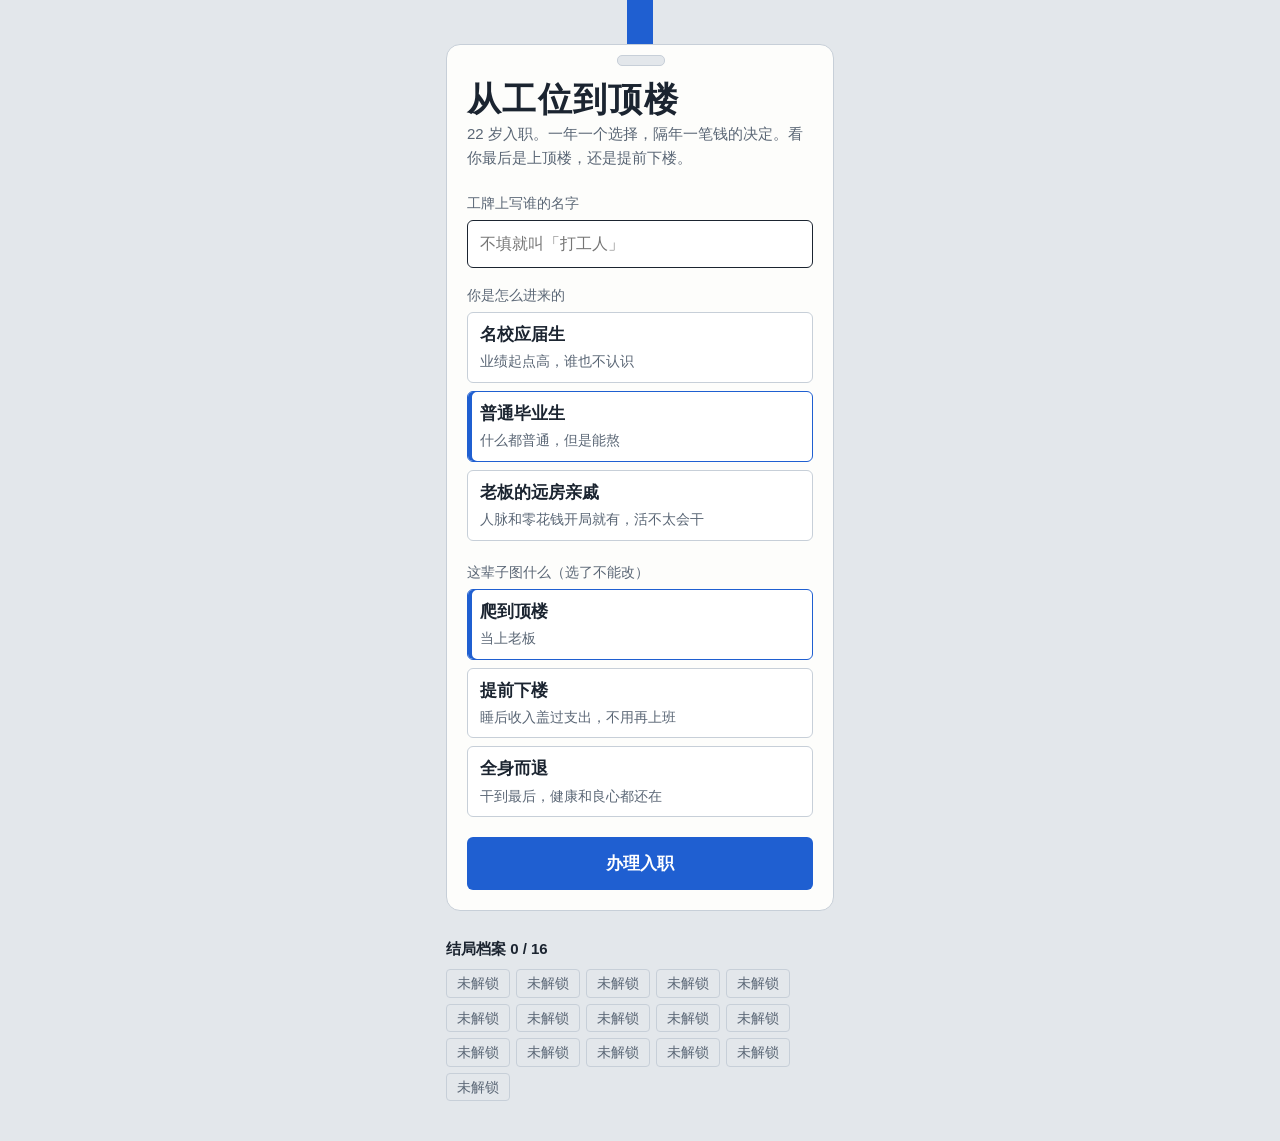
<file: v2/index.html>
<!doctype html>
<html lang="zh-CN">
<head>
<meta charset="utf-8">
<meta name="viewport" content="width=device-width, initial-scale=1, viewport-fit=cover">
<title>从工位到顶楼</title>
<link rel="stylesheet" href="style.css">
</head>
<body>
<main class="app">
    <section id="screen-start">
        <div class="lanyard"></div>
        <div class="badge">
            <h1 class="title">从工位到顶楼</h1>
            <p class="subtitle">22 岁入职。一年一个选择，隔年一笔钱的决定。看你最后是上顶楼，还是提前下楼。</p>
            <label class="field-label" for="name">工牌上写谁的名字</label>
            <input class="name-input" id="name" maxlength="8" placeholder="不填就叫「打工人」" autocomplete="off">
            <fieldset class="origins" id="origins"><legend>你是怎么进来的</legend></fieldset>
            <fieldset class="origins" id="goals"><legend>这辈子图什么（选了不能改）</legend></fieldset>
            <button class="primary" id="btn-start">办理入职</button>
        </div>
        <div class="archive">
            <h2 id="archive-head"></h2>
            <ul id="archive-list"></ul>
        </div>
    </section>

    <section id="screen-play" hidden>
        <div class="lanyard short"></div>
        <div class="badge compact">
            <div class="who">
                <div class="rank" id="hud-rank"></div>
                <div class="age" id="hud-age"></div>
            </div>
            <div class="meters" id="hud-meters"></div>
            <div class="cashflow" id="hud-cash"></div>
        </div>
        <div id="notices"></div>
        <div class="memo" id="memo"></div>
    </section>

    <section id="screen-end" hidden>
        <article class="doc" id="doc"></article>
        <p class="hint">截图这张文件，发到群里</p>
        <div class="end-actions">
            <button class="primary" id="btn-again">重新入职</button>
            <button class="secondary" id="btn-copy">复制战报文字</button>
        </div>
    </section>
</main>
<script src="data-career.js"></script>
<script src="data-money.js"></script>
<script src="engine.js"></script>
<script src="ui.js"></script>
</body>
</html>
</file>
<file: v2/style.css>
:root {
    --carpet: #E3E7EB;
    --paper: #FDFDFB;
    --ink: #1B2430;
    --ink-soft: #5A6675;
    --line: #C7CFD8;
    --lanyard: #1F5FD1;
    --seal: #D32B26;
    --marker: #FFE94A;
    --sans: "PingFang SC", "HarmonyOS Sans SC", "MiSans", "Microsoft YaHei", sans-serif;
    --song: "Songti SC", "STSong", "SimSun", "Noto Serif CJK SC", serif;
    --fang: "STFangsong", "FangSong", "FangSong_GB2312", "Songti SC", serif;
}
* { box-sizing: border-box; }
html, body { margin: 0; }
body {
    background: var(--carpet);
    color: var(--ink);
    font-family: var(--sans);
    font-size: 16px;
    line-height: 1.6;
    -webkit-text-size-adjust: 100%;
}
button, input { font: inherit; color: inherit; }
button { cursor: pointer; }
button:focus-visible, input:focus-visible { outline: 3px solid var(--lanyard); outline-offset: 2px; }

.app {
    position: relative;
    max-width: 420px;
    min-height: 100vh;
    margin: 0 auto;
    padding: 0 16px 40px;
}
[hidden] { display: none !important; }

/* 工牌：挂绳从屏幕顶端垂下来，整局游戏都挂在上面 */
.lanyard {
    width: 26px;
    height: 44px;
    margin: 0 auto;
    background: var(--lanyard);
}
.badge {
    position: relative;
    background: var(--paper);
    border: 1px solid var(--line);
    border-radius: 14px;
    padding: 30px 20px 20px;
}
.badge::before {
    content: "";
    position: absolute;
    top: 10px;
    left: 50%;
    width: 46px;
    height: 9px;
    margin-left: -23px;
    border-radius: 5px;
    background: var(--carpet);
    border: 1px solid var(--line);
}

/* 开始页 */
.title {
    margin: 4px 0 2px;
    font-size: 34px;
    line-height: 1.2;
    font-weight: 700;
    letter-spacing: 0.04em;
}
.subtitle { margin: 0 0 22px; color: var(--ink-soft); }
.field-label { display: block; margin: 0 0 6px; font-size: 14px; color: var(--ink-soft); }
.name-input {
    width: 100%;
    padding: 10px 12px;
    border: 1.5px solid var(--ink);
    border-radius: 6px;
    background: #fff;
}
.origins { display: grid; gap: 8px; margin: 16px 0 20px; padding: 0; border: 0; }
.origins legend { padding: 0; margin: 0 0 6px; font-size: 14px; color: var(--ink-soft); }
.origin {
    display: block;
    width: 100%;
    padding: 10px 12px;
    text-align: left;
    background: #fff;
    border: 1.5px solid var(--line);
    border-radius: 6px;
}
.origin[aria-pressed="true"] { border-color: var(--lanyard); box-shadow: inset 4px 0 0 var(--lanyard); }
.origin b { display: block; font-size: 17px; }
.origin span { font-size: 14px; color: var(--ink-soft); }
.primary {
    width: 100%;
    padding: 13px 16px;
    border: 0;
    border-radius: 6px;
    background: var(--lanyard);
    color: #fff;
    font-size: 17px;
    font-weight: 600;
}
.secondary {
    width: 100%;
    padding: 12px 16px;
    border: 1.5px solid var(--ink);
    border-radius: 6px;
    background: transparent;
    font-size: 16px;
}
.archive { margin-top: 26px; }
.archive h2 { margin: 0 0 8px; font-size: 15px; font-weight: 600; }
.archive ul { display: flex; flex-wrap: wrap; gap: 6px; margin: 0; padding: 0; list-style: none; }
.archive li {
    padding: 2px 10px;
    border: 1px solid var(--line);
    border-radius: 4px;
    font-size: 14px;
    color: var(--ink-soft);
}
.archive li.seen { border-color: var(--seal); color: var(--seal); background: var(--paper); }

/* 游戏页 */
.badge.compact { padding: 26px 16px 14px; }
.who { display: flex; flex-wrap: wrap; align-items: baseline; justify-content: space-between; gap: 0 12px; }
.rank { font-size: 26px; font-weight: 700; line-height: 1.2; }
.rank span { white-space: nowrap; }
.age { font-size: 15px; color: var(--ink-soft); white-space: nowrap; }
.meters { display: grid; grid-template-columns: 1fr 1fr; gap: 8px 16px; margin: 12px 0 0; }
.meter { font-size: 13px; }
.meter-head { display: flex; justify-content: space-between; }
.meter-head b { font-weight: 600; font-variant-numeric: tabular-nums; }
.bar { height: 6px; margin-top: 2px; background: var(--carpet); border-radius: 3px; overflow: hidden; }
.bar i { display: block; height: 100%; background: var(--ink); transition: width 0.35s ease; }
.meter.low .bar i { background: var(--seal); }
.meter.low b { color: var(--seal); }

.notice {
    margin: 14px 0 0;
    padding: 10px 14px;
    border-left: 4px solid var(--seal);
    background: var(--paper);
    font-size: 15px;
}
.notice b { color: var(--seal); }

.memo {
    margin: 14px 0 0;
    background: var(--paper);
    border: 1px solid var(--line);
    border-radius: 6px;
}
.memo-from {
    padding: 8px 16px;
    border-bottom: 1px dashed var(--line);
    font-size: 13px;
    color: var(--ink-soft);
}
.memo-body { padding: 14px 16px 4px; font-size: 17px; }
.memo-body p { margin: 0 0 10px; }
.recall { color: var(--ink-soft); font-size: 15px; }
.choices { display: grid; gap: 8px; padding: 6px 16px 16px; }
.choice {
    display: grid;
    grid-template-columns: 30px 1fr;
    align-items: stretch;
    padding: 0;
    text-align: left;
    background: #fff;
    border: 1.5px solid var(--ink);
    border-radius: 6px;
    overflow: hidden;
}
.choice em {
    display: grid;
    place-items: center;
    background: var(--ink);
    color: #fff;
    font-style: normal;
    font-weight: 600;
}
.choice span { padding: 10px 12px; }
.choice:active { background: var(--marker); }
.picked { margin: 0 0 8px; font-size: 14px; color: var(--ink-soft); }
.deltas { display: flex; flex-wrap: wrap; gap: 6px; margin: 4px 0 12px; }
.delta {
    padding: 0 8px;
    background: var(--marker);
    font-size: 14px;
    font-weight: 600;
    font-variant-numeric: tabular-nums;
}
.delta.down { background: transparent; box-shadow: inset 0 0 0 1.5px var(--seal); color: var(--seal); }
.next { padding: 0 16px 16px; }

/* 结局页：红头文件 */
.doc {
    position: relative;
    margin-top: 20px;
    padding: 26px 22px 30px;
    background: var(--paper);
    border: 1px solid var(--line);
    font-family: var(--fang);
    font-size: 17px;
    line-height: 1.75;
}
.doc-org {
    margin: 0;
    color: var(--seal);
    font-family: var(--song);
    font-size: 24px;
    font-weight: 700;
    line-height: 1.3;
    text-align: center;
    letter-spacing: 0.03em;
    white-space: nowrap;
}
.doc .doc-no { margin: 10px 0 8px; text-align: center; font-size: 15px; }
.doc-rule { height: 0; margin: 0 0 18px; border: 0; border-top: 2.5px solid var(--seal); }
.doc-subject {
    margin: 0 0 14px;
    font-family: var(--song);
    font-size: 19px;
    font-weight: 700;
    line-height: 1.45;
    text-align: center;
}
.doc p { margin: 0 0 6px; text-indent: 2em; }
.doc .doc-org, .doc .doc-no, .doc .doc-foot { text-indent: 0; }
.doc ol { margin: 0 0 6px; padding: 0 0 0 2em; list-style: none; }
.verdict-title {
    margin: 14px 0 4px;
    font-family: var(--song);
    font-size: 46px;
    font-weight: 700;
    line-height: 1.2;
    text-align: center;
    letter-spacing: 0.1em;
}
.doc .verdict-line { margin: 0 0 16px; text-indent: 0; text-align: center; }
.sheet {
    display: grid;
    grid-template-columns: repeat(3, 1fr);
    margin: 0 0 18px;
    border-top: 1px solid var(--ink);
    border-left: 1px solid var(--ink);
    font-family: var(--sans);
}
.sheet div { padding: 5px 4px; border-right: 1px solid var(--ink); border-bottom: 1px solid var(--ink); text-align: center; }
.sheet dt, .sheet .k { display: block; font-size: 12px; color: var(--ink-soft); }
.sheet .v { display: block; font-size: 18px; font-weight: 700; font-variant-numeric: tabular-nums; }
.sign { position: relative; min-height: 112px; padding-top: 22px; text-align: right; }
.sign p { margin: 0; text-indent: 0; }
.seal {
    position: absolute;
    right: 6px;
    top: -18px;
    width: 128px;
    height: 128px;
    transform: rotate(-9deg);
    mix-blend-mode: multiply;
    opacity: 0.88;
    animation: stamp 0.28s cubic-bezier(0.2, 0.9, 0.3, 1.2) 0.5s both;
}
@keyframes stamp {
    from { opacity: 0; transform: rotate(-9deg) scale(2.3); }
    to { opacity: 0.88; transform: rotate(-9deg) scale(1); }
}
@media (prefers-reduced-motion: reduce) {
    .seal { animation: none; }
    .bar i { transition: none; }
}
.doc .doc-foot { margin: 14px 0 0; font-family: var(--sans); font-size: 12px; color: var(--ink-soft); text-align: center; }
.end-actions { display: grid; gap: 8px; margin-top: 16px; }
.hint { margin: 10px 0 0; font-size: 13px; color: var(--ink-soft); text-align: center; }

/* ---------- 02：志向、现金流、底气 ---------- */
.lanyard.short { height: 22px; }
.subtitle { font-size: 15px; }
.origin { padding: 8px 12px; }
.age { font-size: 13px; }

.cashflow { margin-top: 12px; padding-top: 10px; border-top: 1px dashed var(--line); }
.cash-row { display: grid; grid-template-columns: repeat(3, 1fr); gap: 8px; }
.cash-cell .k { display: block; font-size: 12px; color: var(--ink-soft); }
.cash-cell .v { font-size: 18px; font-weight: 700; font-variant-numeric: tabular-nums; }
.cash-cell .v small { font-size: 12px; font-weight: 400; color: var(--ink-soft); }
.cash-foot {
    display: flex;
    align-items: center;
    justify-content: space-between;
    gap: 8px;
    margin-top: 6px;
    font-size: 13px;
}
.cash-foot .in-debt { color: var(--seal); font-weight: 600; }
.guts { flex: none; padding: 0 8px; font-weight: 600; }
.guts.on { background: var(--marker); }
.guts.off { box-shadow: inset 0 0 0 1.5px var(--line); color: var(--ink-soft); }
.exit { margin-top: 8px; font-size: 12px; color: var(--ink-soft); }
.exit b { color: var(--ink); font-variant-numeric: tabular-nums; }
.exit .bar i { background: var(--lanyard); }

/* 点不了的选项要看得出为什么点不了：这是「没钱就没得选」的全部表达 */
.choice[disabled] { border-color: var(--line); background: var(--carpet); color: var(--ink-soft); cursor: not-allowed; }
.choice[disabled] em { background: var(--line); color: var(--ink-soft); }
.choice[disabled]:active { background: var(--carpet); }
.choice .why { display: block; font-size: 12px; color: var(--seal); }

.doc .goal-line {
    margin: 0 0 16px;
    padding: 6px 10px;
    border: 1px solid var(--ink);
    text-indent: 0;
    text-align: center;
    font-size: 16px;
}
.doc .goal-line.met { border-color: var(--seal); color: var(--seal); }
.doc .verdict-line { margin-bottom: 10px; }
</file>
